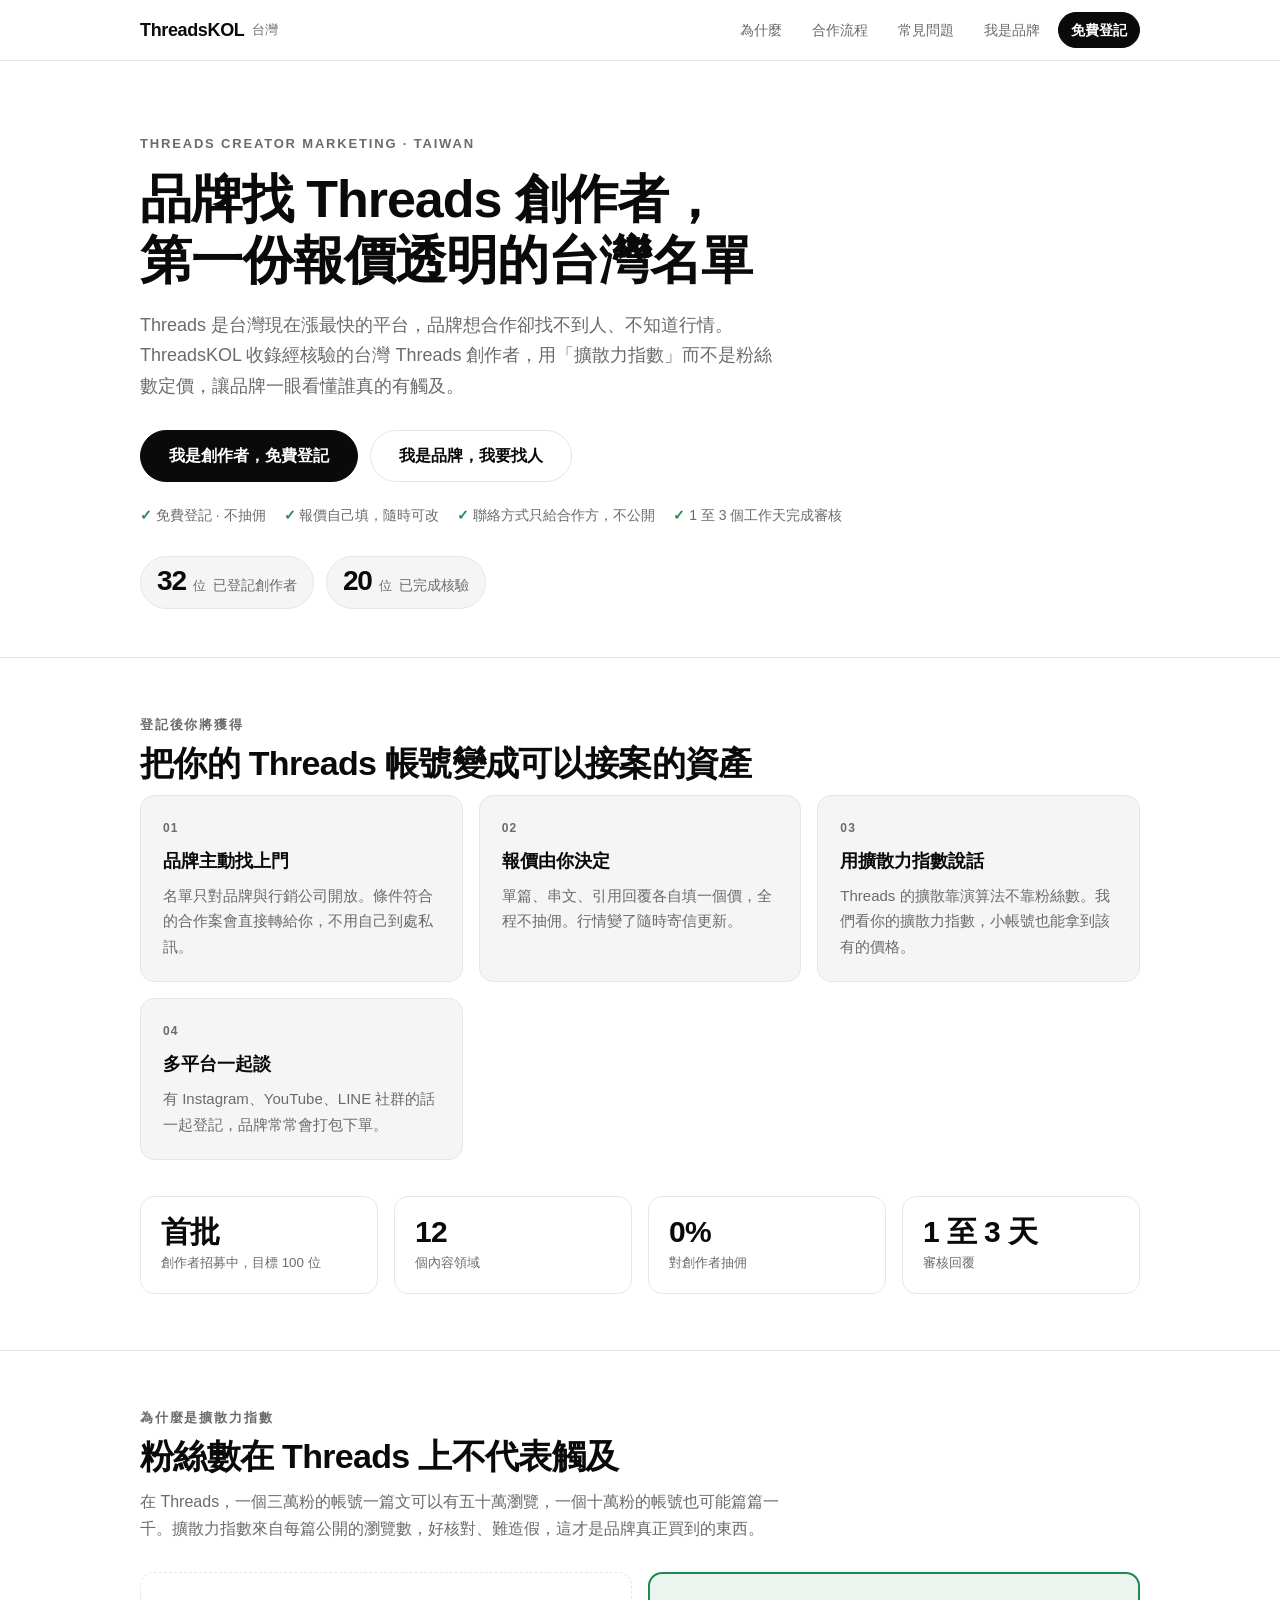
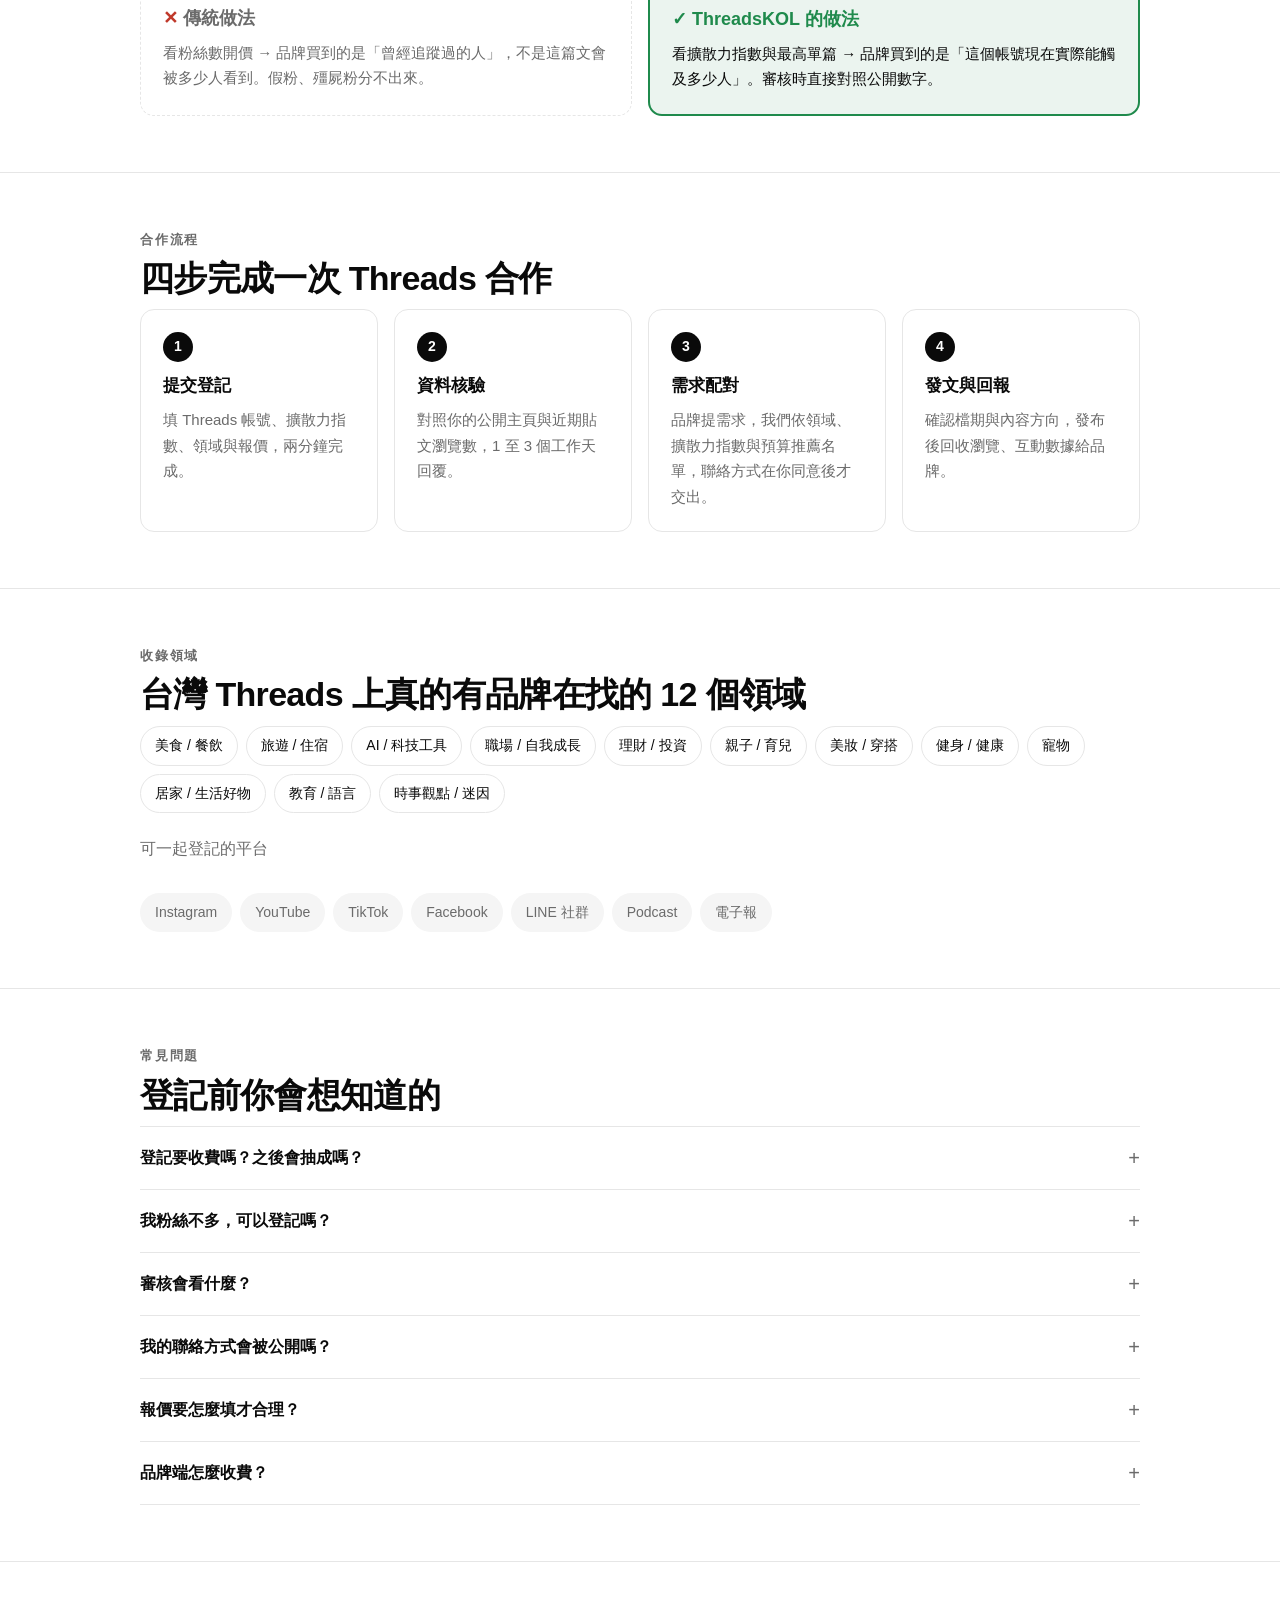
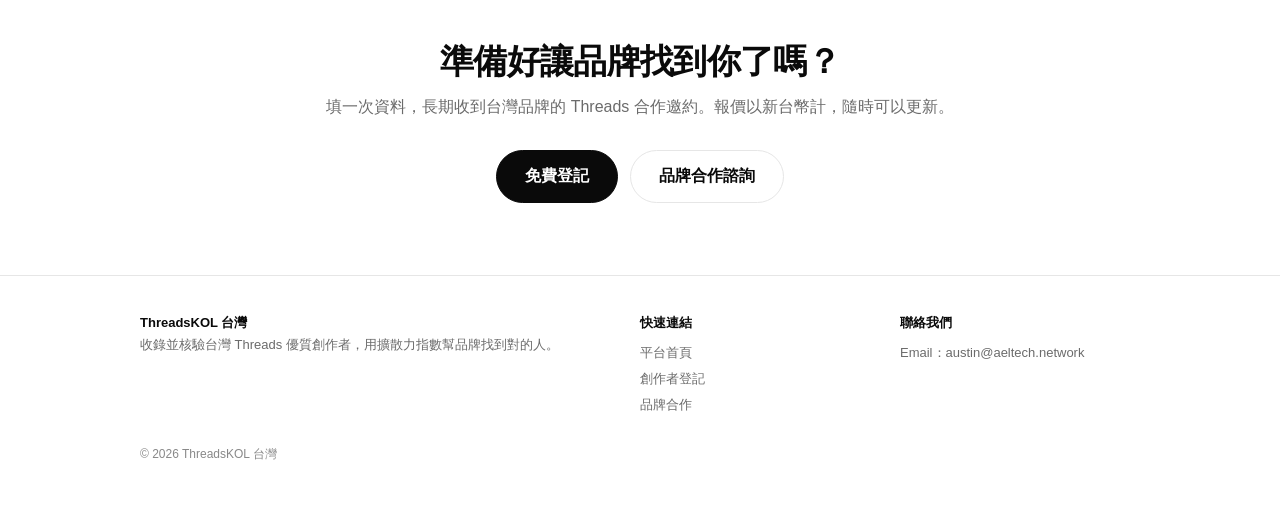
<file: index.html>
<!doctype html>
<html lang="zh-Hant">
<head>
<meta charset="utf-8">
<meta name="viewport" content="width=device-width,initial-scale=1">
<title>Threads 業配與 KOL 合作名單｜用擴散力指數找創作者｜ThreadsKOL 台灣</title>
<meta name="description" content="找 Threads 業配、Threads KOL 合作的台灣名單。ThreadsKOL 用擴散力指數（近 20 篇平均瀏覽）幫創作者定價，創作者免費登記、自訂報價、不抽佣，品牌依領域與預算找到合適帳號。">
<meta name="keywords" content="Threads 業配,Threads KOL,Threads 創作者,網紅合作,業配報價,KOL 名單,擴散力指數">
<meta name="robots" content="index,follow">
<meta name="theme-color" content="#0a0a0a">
<link rel="canonical" href="https://threadskol.tw/">
<meta property="og:type" content="website">
<meta property="og:locale" content="zh_TW">
<meta property="og:site_name" content="ThreadsKOL 台灣">
<meta property="og:title" content="ThreadsKOL 台灣｜用擴散力指數找 Threads 創作者">
<meta property="og:description" content="不看粉絲數，看近 20 篇平均瀏覽。創作者免費登記、自訂報價、不抽佣；品牌依領域與預算找到對的 Threads 帳號。">
<meta property="og:url" content="https://threadskol.tw/">
<meta property="og:image" content="https://threadskol.tw/og-image.png">
<meta property="og:image:width" content="1200">
<meta property="og:image:height" content="630">
<meta property="og:image:alt" content="ThreadsKOL 台灣：用擴散力指數找 Threads 創作者">
<meta name="twitter:card" content="summary_large_image">
<meta name="twitter:title" content="ThreadsKOL 台灣｜用擴散力指數找 Threads 創作者">
<meta name="twitter:description" content="不看粉絲數，看近 20 篇平均瀏覽。創作者免費登記、自訂報價、不抽佣；品牌依領域與預算找到對的 Threads 帳號。">
<meta name="twitter:image" content="https://threadskol.tw/og-image.png">
<script type="application/ld+json">
{
 "@context": "https://schema.org",
 "@graph": [
  {
   "@type": "Organization",
   "@id": "https://threadskol.tw/#org",
   "name": "ThreadsKOL 台灣",
   "alternateName": "ThreadsKOL",
   "url": "https://threadskol.tw/",
   "logo": "https://threadskol.tw/og-image.png",
   "areaServed": "TW",
   "contactPoint": {
    "@type": "ContactPoint",
    "email": "austin@aeltech.network",
    "contactType": "customer support",
    "availableLanguage": "zh-TW"
   }
  },
  {
   "@type": "WebSite",
   "@id": "https://threadskol.tw/#website",
   "url": "https://threadskol.tw/",
   "name": "ThreadsKOL 台灣",
   "inLanguage": "zh-TW",
   "publisher": {
    "@id": "https://threadskol.tw/#org"
   }
  },
  {
   "@type": "Service",
   "name": "Threads 創作者業配媒合",
   "serviceType": "KOL 行銷媒合",
   "provider": {
    "@id": "https://threadskol.tw/#org"
   },
   "areaServed": {
    "@type": "Country",
    "name": "台灣"
   },
   "description": "依擴散力指數（近 20 篇平均瀏覽）、領域與預算，為品牌推薦台灣 Threads 創作者。創作者免費登記、自訂報價、不抽佣。"
  },
  {
   "@type": "FAQPage",
   "mainEntity": [
    {
     "@type": "Question",
     "name": "登記要收費嗎？之後會抽成嗎？",
     "acceptedAnswer": {
      "@type": "Answer",
      "text": "完全免費，也不抽佣。你填多少，品牌就付多少給你。平台的收入來自品牌端的服務費，跟你的報價無關。"
     }
    },
    {
     "@type": "Question",
     "name": "我粉絲不多，可以登記嗎？",
     "acceptedAnswer": {
      "@type": "Answer",
      "text": "可以。我們看的是擴散力指數。只要指數有五千以上，就有品牌會想合作，粉絲數只是參考。"
     }
    },
    {
     "@type": "Question",
     "name": "審核會看什麼？",
     "acceptedAnswer": {
      "@type": "Answer",
      "text": "Threads 主頁是不是真的、近期貼文的瀏覽數跟你填的有沒有落差、內容有沒有明顯買量。審核結果不會影響你的帳號。"
     }
    },
    {
     "@type": "Question",
     "name": "我的聯絡方式會被公開嗎？",
     "acceptedAnswer": {
      "@type": "Answer",
      "text": "不會。名單對品牌只顯示帳號、領域、擴散力指數級距與報價區間。有具體合作案、你也點頭之後，才會把聯絡方式交給對方。"
     }
    },
    {
     "@type": "Question",
     "name": "報價要怎麼填才合理？",
     "acceptedAnswer": {
      "@type": "Answer",
      "text": "先填你願意接的最低價。目前台灣 Threads 行情還沒有公開標準，我們會在累積足夠資料後，把各擴散力級距的報價區間回饋給所有登記的創作者。"
     }
    },
    {
     "@type": "Question",
     "name": "品牌端怎麼收費？",
     "acceptedAnswer": {
      "@type": "Answer",
      "text": "品牌依專案付服務費，內容包含名單篩選、聯繫協調與成效回報。創作者的報價原封不動轉給創作者。細節請到「我是品牌」頁面留下需求。"
     }
    }
   ]
  }
 ]
}
</script>
<link rel="stylesheet" href="style.css?v=20260918a">
<link rel="icon" href="data:image/svg+xml,<svg xmlns='http://www.w3.org/2000/svg' viewBox='0 0 100 100'><text y='.9em' font-size='90'>🧵</text></svg>">
</head>
<body>
<header><div class="wrap nav">
  <a class="logo" href="./">ThreadsKOL <span>台灣</span></a>
  <ul>
    <li><a href="#why">為什麼</a></li>
    <li><a href="#flow">合作流程</a></li>
    <li><a href="#faq">常見問題</a></li>
    <li><a href="./brand.html">我是品牌</a></li>
    <li><a class="btn" href="./register.html">免費登記</a></li>
  </ul>
</div></header>

<main>
<div class="wrap hero">
  <div class="eyebrow">Threads Creator Marketing · Taiwan</div>
  <h1>品牌找 Threads 創作者，<br>第一份報價透明的台灣名單</h1>
  <p class="lead">Threads 是台灣現在漲最快的平台，品牌想合作卻找不到人、不知道行情。ThreadsKOL 收錄經核驗的台灣 Threads 創作者，用「擴散力指數」而不是粉絲數定價，讓品牌一眼看懂誰真的有觸及。</p>
  <div class="cta-row">
    <a class="btn big" href="./register.html">我是創作者，免費登記</a>
    <a class="btn big ghost" href="./brand.html">我是品牌，我要找人</a>
  </div>
  <ul class="pills">
    <li>免費登記 · 不抽佣</li>
    <li>報價自己填，隨時可改</li>
    <li>聯絡方式只給合作方，不公開</li>
    <li>1 至 3 個工作天完成審核</li>
  </ul>
  <div class="proof-stats" aria-label="創作者招募進度">
    <div class="proof-stat"><strong data-count="32">0</strong><small>位</small><span>已登記創作者</span></div>
    <div class="proof-stat"><strong data-count="20">0</strong><small>位</small><span>已完成核驗</span></div>
  </div>
</div>

<section id="get"><div class="wrap">
  <div class="eyebrow">登記後你將獲得</div>
  <h2>把你的 Threads 帳號變成可以接案的資產</h2>
  <div class="grid">
    <div class="card"><div class="n">01</div><h3>品牌主動找上門</h3><p>名單只對品牌與行銷公司開放。條件符合的合作案會直接轉給你，不用自己到處私訊。</p></div>
    <div class="card"><div class="n">02</div><h3>報價由你決定</h3><p>單篇、串文、引用回覆各自填一個價，全程不抽佣。行情變了隨時寄信更新。</p></div>
    <div class="card"><div class="n">03</div><h3>用擴散力指數說話</h3><p>Threads 的擴散靠演算法不靠粉絲數。我們看你的擴散力指數，小帳號也能拿到該有的價格。</p></div>
    <div class="card"><div class="n">04</div><h3>多平台一起談</h3><p>有 Instagram、YouTube、LINE 社群的話一起登記，品牌常常會打包下單。</p></div>
  </div>
  <div class="stats">
    <div class="stat"><b>首批</b><small>創作者招募中，目標 100 位</small></div>
    <div class="stat"><b>12</b><small>個內容領域</small></div>
    <div class="stat"><b>0%</b><small>對創作者抽佣</small></div>
    <div class="stat"><b>1 至 3 天</b><small>審核回覆</small></div>
  </div>
</div></section>

<section id="why"><div class="wrap">
  <div class="eyebrow">為什麼是擴散力指數</div>
  <h2>粉絲數在 Threads 上不代表觸及</h2>
  <p class="sub">在 Threads，一個三萬粉的帳號一篇文可以有五十萬瀏覽，一個十萬粉的帳號也可能篇篇一千。擴散力指數來自每篇公開的瀏覽數，好核對、難造假，這才是品牌真正買到的東西。</p>
  <div class="compare">
    <div class="card"><h3>傳統做法</h3><p>看粉絲數開價 → 品牌買到的是「曾經追蹤過的人」，不是這篇文會被多少人看到。假粉、殭屍粉分不出來。</p></div>
    <div class="card good"><h3>ThreadsKOL 的做法</h3><p>看擴散力指數與最高單篇 → 品牌買到的是「這個帳號現在實際能觸及多少人」。審核時直接對照公開數字。</p></div>
  </div>
</div></section>

<section id="flow"><div class="wrap">
  <div class="eyebrow">合作流程</div>
  <h2>四步完成一次 Threads 合作</h2>
  <div class="steps">
    <div class="step"><h3>提交登記</h3><p>填 Threads 帳號、擴散力指數、領域與報價，兩分鐘完成。</p></div>
    <div class="step"><h3>資料核驗</h3><p>對照你的公開主頁與近期貼文瀏覽數，1 至 3 個工作天回覆。</p></div>
    <div class="step"><h3>需求配對</h3><p>品牌提需求，我們依領域、擴散力指數與預算推薦名單，聯絡方式在你同意後才交出。</p></div>
    <div class="step"><h3>發文與回報</h3><p>確認檔期與內容方向，發布後回收瀏覽、互動數據給品牌。</p></div>
  </div>
</div></section>

<section id="cats"><div class="wrap">
  <div class="eyebrow">收錄領域</div>
  <h2>台灣 Threads 上真的有品牌在找的 12 個領域</h2>
  <ul class="tags">
    <li>美食 / 餐飲</li><li>旅遊 / 住宿</li><li>AI / 科技工具</li><li>職場 / 自我成長</li><li>理財 / 投資</li><li>親子 / 育兒</li><li>美妝 / 穿搭</li><li>健身 / 健康</li><li>寵物</li><li>居家 / 生活好物</li><li>教育 / 語言</li><li>時事觀點 / 迷因</li>
  </ul>
  <p class="sub" style="margin-top:22px">可一起登記的平台</p>
  <ul class="tags soft"><li>Instagram</li><li>YouTube</li><li>TikTok</li><li>Facebook</li><li>LINE 社群</li><li>Podcast</li><li>電子報</li></ul>
</div></section>

<section id="faq"><div class="wrap">
  <div class="eyebrow">常見問題</div>
  <h2>登記前你會想知道的</h2>
  <details><summary>登記要收費嗎？之後會抽成嗎？</summary><p>完全免費，也不抽佣。你填多少，品牌就付多少給你。平台的收入來自品牌端的服務費，跟你的報價無關。</p></details>
  <details><summary>我粉絲不多，可以登記嗎？</summary><p>可以。我們看的是擴散力指數。只要指數有五千以上，就有品牌會想合作，粉絲數只是參考。</p></details>
  <details><summary>審核會看什麼？</summary><p>Threads 主頁是不是真的、近期貼文的瀏覽數跟你填的有沒有落差、內容有沒有明顯買量。審核結果不會影響你的帳號。</p></details>
  <details><summary>我的聯絡方式會被公開嗎？</summary><p>不會。名單對品牌只顯示帳號、領域、擴散力指數級距與報價區間。有具體合作案、你也點頭之後，才會把聯絡方式交給對方。</p></details>
  <details><summary>報價要怎麼填才合理？</summary><p>先填你願意接的最低價。目前台灣 Threads 行情還沒有公開標準，我們會在累積足夠資料後，把各擴散力級距的報價區間回饋給所有登記的創作者。</p></details>
  <details><summary>品牌端怎麼收費？</summary><p>品牌依專案付服務費，內容包含名單篩選、聯繫協調與成效回報。創作者的報價原封不動轉給創作者。細節請到「我是品牌」頁面留下需求。</p></details>
</div></section>

<section class="final"><div class="wrap">
  <h2>準備好讓品牌找到你了嗎？</h2>
  <p class="sub" style="margin-inline:auto">填一次資料，長期收到台灣品牌的 Threads 合作邀約。報價以新台幣計，隨時可以更新。</p>
  <div class="cta-row" style="justify-content:center">
    <a class="btn big" href="./register.html">免費登記</a>
    <a class="btn big ghost" href="./brand.html">品牌合作諮詢</a>
  </div>
</div></section>
</main>

<footer><div class="wrap">
  <div class="cols">
    <div><b style="color:var(--fg)">ThreadsKOL 台灣</b><br>收錄並核驗台灣 Threads 優質創作者，用擴散力指數幫品牌找到對的人。</div>
    <div><b style="color:var(--fg)">快速連結</b><ul><li><a href="./">平台首頁</a></li><li><a href="./register.html">創作者登記</a></li><li><a href="./brand.html">品牌合作</a></li></ul></div>
    <div><b style="color:var(--fg)">聯絡我們</b><ul><li>Email：<a href="mailto:austin@aeltech.network">austin@aeltech.network</a></li></ul></div>
  </div>
  <p class="fine">© 2026 ThreadsKOL 台灣</p>
</div></footer>
<script>
(function () {
  const counters = document.querySelectorAll('[data-count]');
  const reduced = window.matchMedia('(prefers-reduced-motion: reduce)').matches;
  counters.forEach((el) => {
    const target = Number(el.dataset.count);
    if (reduced) { el.textContent = target; return; }
    const started = performance.now();
    const duration = 1000;
    function tick(now) {
      const progress = Math.min((now - started) / duration, 1);
      const eased = 1 - Math.pow(1 - progress, 3);
      el.textContent = Math.round(target * eased);
      if (progress < 1) requestAnimationFrame(tick);
    }
    requestAnimationFrame(tick);
  });
})();
</script>
</body>
</html>
</file>
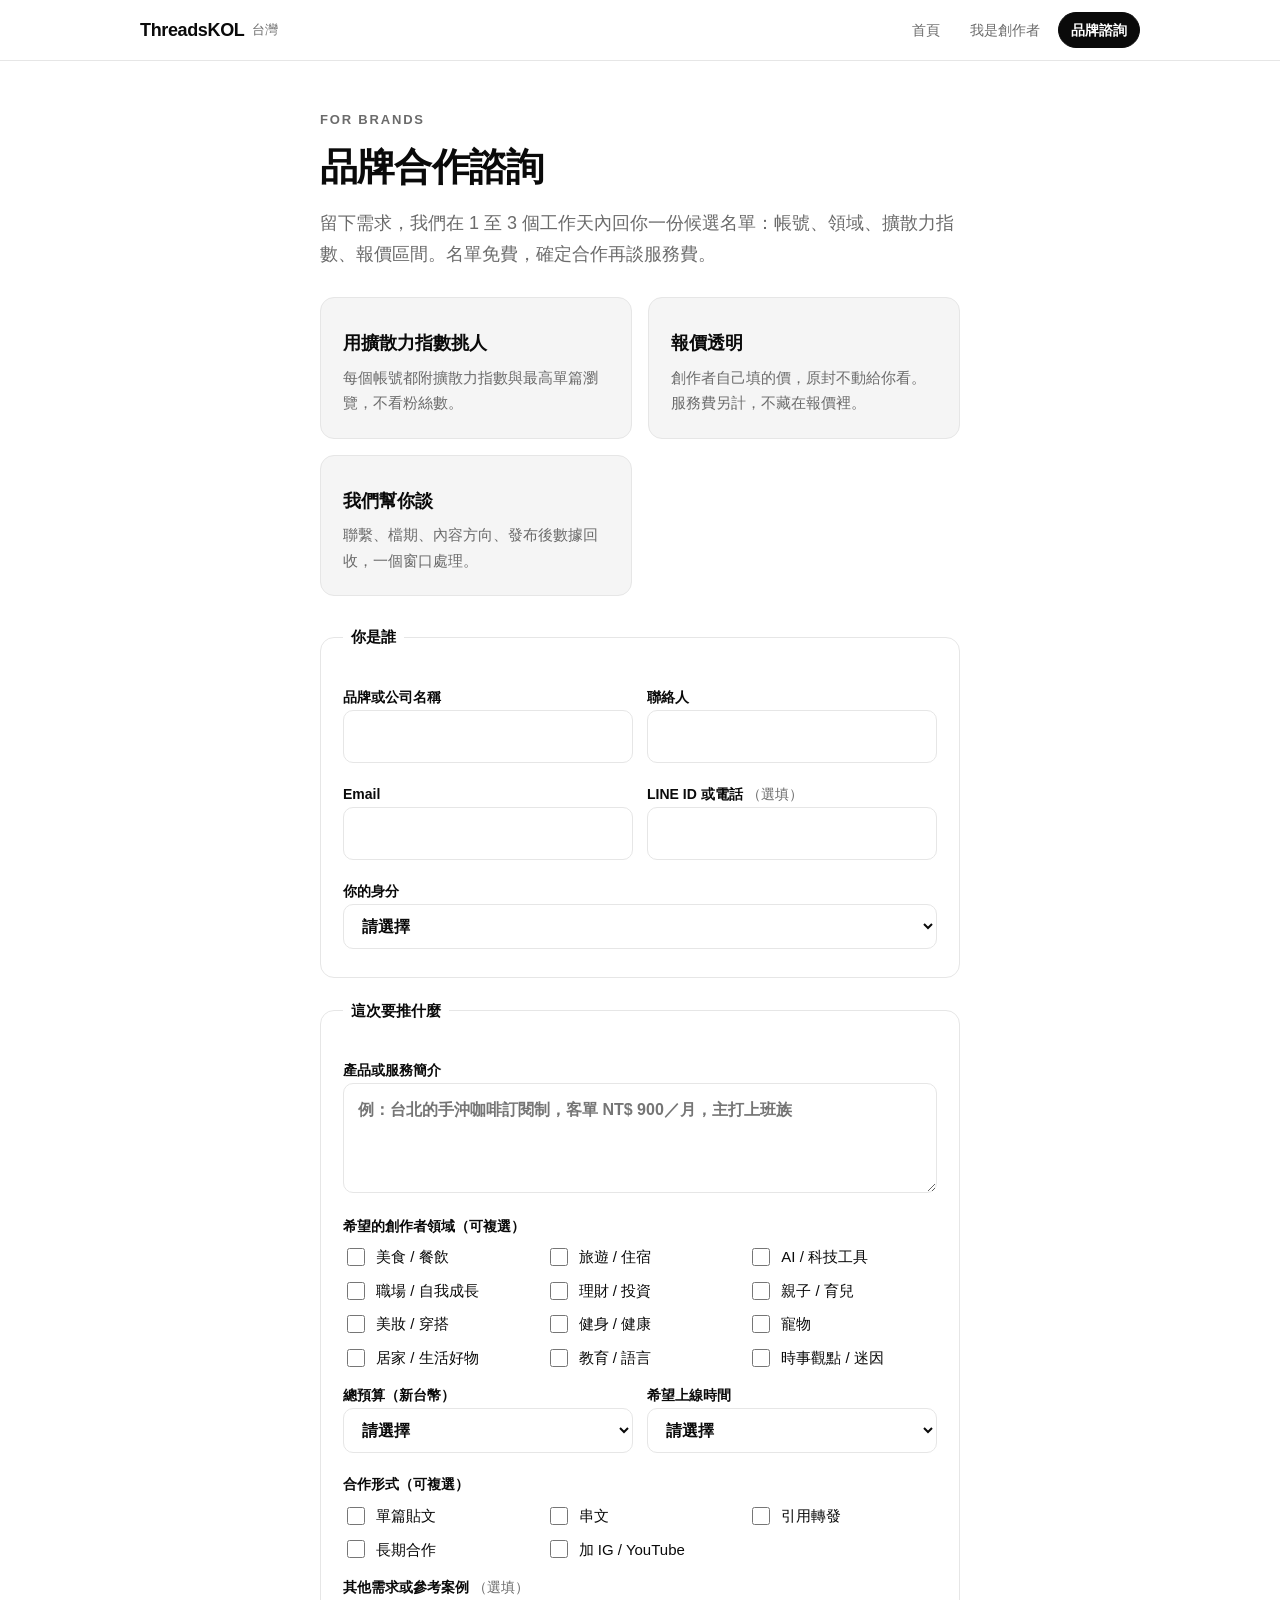
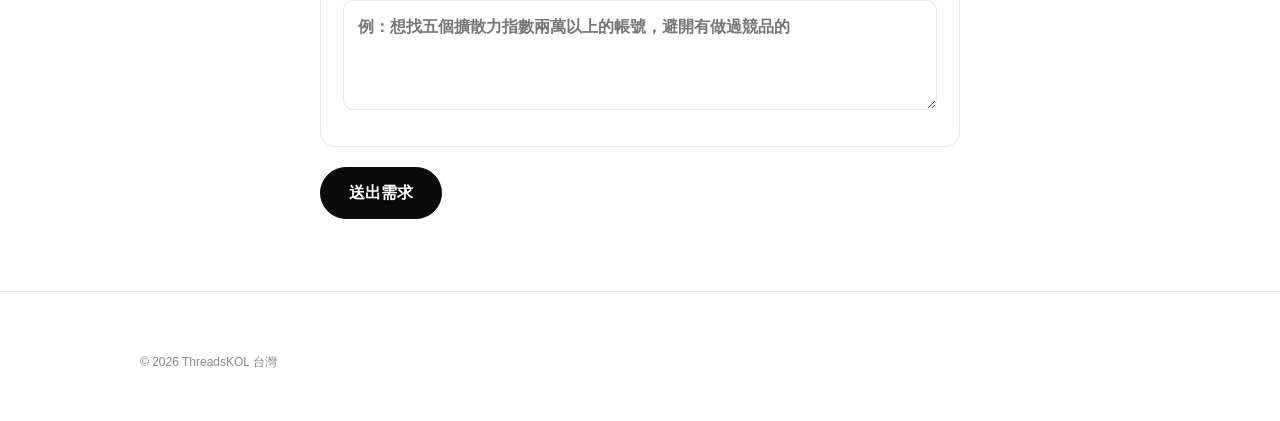
<file: brand.html>
<!doctype html>
<html lang="zh-Hant">
<head>
<meta charset="utf-8">
<meta name="viewport" content="width=device-width,initial-scale=1">
<title>找 Threads KOL 業配合作｜品牌需求諮詢｜ThreadsKOL 台灣</title>
<meta name="description" content="品牌想找 Threads KOL 做業配？留下產品、預算與上線時間，1 至 3 個工作天內收到候選名單：帳號、領域、擴散力指數、報價區間。名單免費，確定合作再談服務費。">
<meta name="keywords" content="Threads 業配,Threads KOL,Threads 創作者,網紅合作,業配報價,KOL 名單,擴散力指數">
<meta name="robots" content="index,follow">
<meta name="theme-color" content="#0a0a0a">
<link rel="canonical" href="https://threadskol.tw/brand.html">
<meta property="og:type" content="website">
<meta property="og:locale" content="zh_TW">
<meta property="og:site_name" content="ThreadsKOL 台灣">
<meta property="og:title" content="找 Threads KOL 業配合作｜ThreadsKOL 台灣">
<meta property="og:description" content="依擴散力指數、領域與預算推薦台灣 Threads 創作者，名單免費。">
<meta property="og:url" content="https://threadskol.tw/brand.html">
<meta property="og:image" content="https://threadskol.tw/og-image.png">
<meta property="og:image:width" content="1200">
<meta property="og:image:height" content="630">
<meta property="og:image:alt" content="ThreadsKOL 台灣：用擴散力指數找 Threads 創作者">
<meta name="twitter:card" content="summary_large_image">
<meta name="twitter:title" content="找 Threads KOL 業配合作｜ThreadsKOL 台灣">
<meta name="twitter:description" content="依擴散力指數、領域與預算推薦台灣 Threads 創作者，名單免費。">
<meta name="twitter:image" content="https://threadskol.tw/og-image.png">
<script type="application/ld+json">{"@context": "https://schema.org", "@type": "BreadcrumbList", "itemListElement": [{"@type": "ListItem", "position": 1, "name": "首頁", "item": "https://threadskol.tw/"}, {"@type": "ListItem", "position": 2, "name": "品牌合作諮詢", "item": "https://threadskol.tw/brand.html"}]}</script>
<link rel="stylesheet" href="style.css?v=20260918a">
<link rel="icon" href="data:image/svg+xml,<svg xmlns='http://www.w3.org/2000/svg' viewBox='0 0 100 100'><text y='.9em' font-size='90'>🧵</text></svg>">
</head>
<body>
<header><div class="wrap nav">
  <a class="logo" href="./">ThreadsKOL <span>台灣</span></a>
  <ul><li><a href="./">首頁</a></li><li><a href="./register.html">我是創作者</a></li><li><a class="btn" href="./brand.html">品牌諮詢</a></li></ul>
</div></header>

<main class="wrap form" style="padding-block:48px 72px">
  <div class="eyebrow">For Brands</div>
  <h1>品牌合作諮詢</h1>
  <p class="lead">留下需求，我們在 1 至 3 個工作天內回你一份候選名單：帳號、領域、擴散力指數、報價區間。名單免費，確定合作再談服務費。</p>

  <div class="grid" style="margin-bottom:28px">
    <div class="card"><h3>用擴散力指數挑人</h3><p>每個帳號都附擴散力指數與最高單篇瀏覽，不看粉絲數。</p></div>
    <div class="card"><h3>報價透明</h3><p>創作者自己填的價，原封不動給你看。服務費另計，不藏在報價裡。</p></div>
    <div class="card"><h3>我們幫你談</h3><p>聯繫、檔期、內容方向、發布後數據回收，一個窗口處理。</p></div>
  </div>

  <form name="brand" method="POST" action="./thanks.html" data-netlify="true" netlify-honeypot="website">
    <input type="hidden" name="form-name" value="brand">
    <p class="hidden" aria-hidden="true"><label>請勿填寫 <input name="website" tabindex="-1" autocomplete="off"></label></p>

    <fieldset><legend>你是誰</legend>
      <div class="row">
        <label>品牌或公司名稱 <input type="text" name="company" required></label>
        <label>聯絡人 <input type="text" name="contact" required></label>
      </div>
      <div class="row">
        <label>Email <input type="email" name="email" required></label>
        <label>LINE ID 或電話 <span class="opt">（選填）</span><input type="text" name="phone"></label>
      </div>
      <label>你的身分
        <select name="role" required>
          <option value="">請選擇</option>
          <option>品牌方（自家產品）</option>
          <option>行銷公司 / 代理商</option>
          <option>新創 / 個人工作室</option>
          <option>其他</option>
        </select>
      </label>
    </fieldset>

    <fieldset><legend>這次要推什麼</legend>
      <label>產品或服務簡介 <textarea name="product" required placeholder="例：台北的手沖咖啡訂閱制，客單 NT$ 900／月，主打上班族"></textarea></label>
      <label>希望的創作者領域（可複選）</label>
      <div class="checks">
        <label><input type="checkbox" name="topics" value="美食餐飲">美食 / 餐飲</label>
        <label><input type="checkbox" name="topics" value="旅遊住宿">旅遊 / 住宿</label>
        <label><input type="checkbox" name="topics" value="AI科技">AI / 科技工具</label>
        <label><input type="checkbox" name="topics" value="職場成長">職場 / 自我成長</label>
        <label><input type="checkbox" name="topics" value="理財投資">理財 / 投資</label>
        <label><input type="checkbox" name="topics" value="親子育兒">親子 / 育兒</label>
        <label><input type="checkbox" name="topics" value="美妝穿搭">美妝 / 穿搭</label>
        <label><input type="checkbox" name="topics" value="健身健康">健身 / 健康</label>
        <label><input type="checkbox" name="topics" value="寵物">寵物</label>
        <label><input type="checkbox" name="topics" value="居家生活">居家 / 生活好物</label>
        <label><input type="checkbox" name="topics" value="教育語言">教育 / 語言</label>
        <label><input type="checkbox" name="topics" value="時事迷因">時事觀點 / 迷因</label>
      </div>
      <div class="row">
        <label>總預算（新台幣）
          <select name="budget" required>
            <option value="">請選擇</option>
            <option>3 萬以下</option>
            <option>3 至 10 萬</option>
            <option>10 至 30 萬</option>
            <option>30 萬以上</option>
            <option>還不確定，想先看名單</option>
          </select>
        </label>
        <label>希望上線時間
          <select name="timeline">
            <option value="">請選擇</option>
            <option>兩週內</option>
            <option>一個月內</option>
            <option>一到三個月</option>
            <option>還在規劃</option>
          </select>
        </label>
      </div>
      <label>合作形式（可複選）</label>
      <div class="checks">
        <label><input type="checkbox" name="format" value="單篇貼文">單篇貼文</label>
        <label><input type="checkbox" name="format" value="串文">串文</label>
        <label><input type="checkbox" name="format" value="引用轉發">引用轉發</label>
        <label><input type="checkbox" name="format" value="長期合作">長期合作</label>
        <label><input type="checkbox" name="format" value="跨平台">加 IG / YouTube</label>
      </div>
      <label>其他需求或參考案例 <span class="opt">（選填）</span><textarea name="notes" placeholder="例：想找五個擴散力指數兩萬以上的帳號，避開有做過競品的"></textarea></label>
    </fieldset>

    <button class="btn big" type="submit">送出需求</button>
  </form>
</main>

<footer><div class="wrap"><p class="fine">© 2026 ThreadsKOL 台灣</p></div></footer>
<script src="form.js?v=20260915c"></script>
</body>
</html>
</file>
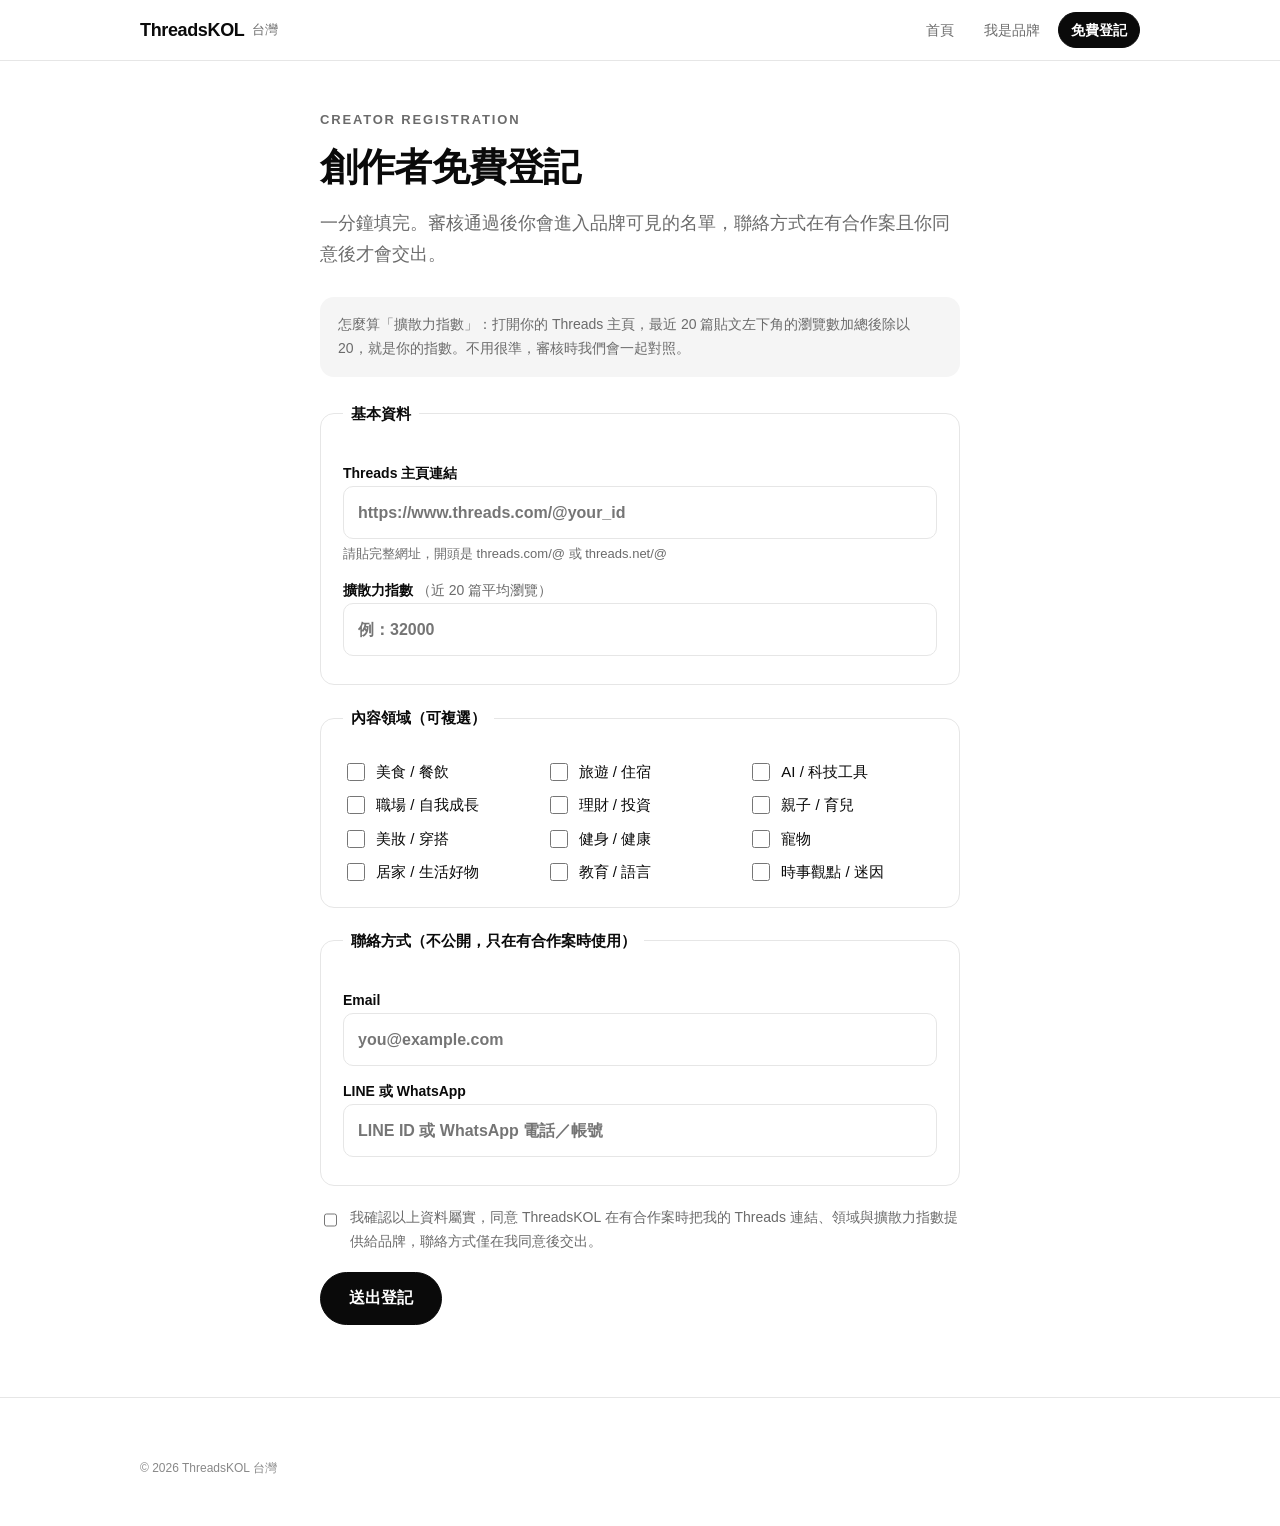
<file: register.html>
<!doctype html>
<html lang="zh-Hant">
<head>
<meta charset="utf-8">
<meta name="viewport" content="width=device-width,initial-scale=1">
<title>Threads 創作者免費登記接業配｜免費、不抽佣｜ThreadsKOL 台灣</title>
<meta name="description" content="Threads 創作者免費登記接業配：只要填 Threads 連結、擴散力指數、領域與聯絡方式，一分鐘完成。不抽佣、聯絡方式不公開。">
<meta name="keywords" content="Threads 業配,Threads KOL,Threads 創作者,網紅合作,業配報價,KOL 名單,擴散力指數">
<meta name="robots" content="index,follow">
<meta name="theme-color" content="#0a0a0a">
<link rel="canonical" href="https://threadskol.tw/register.html">
<meta property="og:type" content="website">
<meta property="og:locale" content="zh_TW">
<meta property="og:site_name" content="ThreadsKOL 台灣">
<meta property="og:title" content="Threads 創作者免費登記｜ThreadsKOL 台灣">
<meta property="og:description" content="只要填 Threads 連結、擴散力指數、領域與聯絡方式，就能免費加入創作者名單。">
<meta property="og:url" content="https://threadskol.tw/register.html">
<meta property="og:image" content="https://threadskol.tw/og-image.png">
<meta property="og:image:width" content="1200">
<meta property="og:image:height" content="630">
<meta property="og:image:alt" content="ThreadsKOL 台灣：用擴散力指數找 Threads 創作者">
<meta name="twitter:card" content="summary_large_image">
<meta name="twitter:title" content="Threads 創作者免費登記｜ThreadsKOL 台灣">
<meta name="twitter:description" content="只要填 Threads 連結、擴散力指數、領域與聯絡方式，就能免費加入創作者名單。">
<meta name="twitter:image" content="https://threadskol.tw/og-image.png">
<script type="application/ld+json">{"@context": "https://schema.org", "@type": "BreadcrumbList", "itemListElement": [{"@type": "ListItem", "position": 1, "name": "首頁", "item": "https://threadskol.tw/"}, {"@type": "ListItem", "position": 2, "name": "創作者免費登記", "item": "https://threadskol.tw/register.html"}]}</script>
<link rel="stylesheet" href="style.css?v=20260918a">
<link rel="icon" href="data:image/svg+xml,<svg xmlns='http://www.w3.org/2000/svg' viewBox='0 0 100 100'><text y='.9em' font-size='90'>🧵</text></svg>">
</head>
<body>
<header><div class="wrap nav">
  <a class="logo" href="./">ThreadsKOL <span>台灣</span></a>
  <ul><li><a href="./">首頁</a></li><li><a href="./brand.html">我是品牌</a></li><li><a class="btn" href="./register.html">免費登記</a></li></ul>
</div></header>

<main class="wrap form" style="padding-block:48px 72px">
  <div class="eyebrow">Creator Registration</div>
  <h1>創作者免費登記</h1>
  <p class="lead">一分鐘填完。審核通過後你會進入品牌可見的名單，聯絡方式在有合作案且你同意後才會交出。</p>
  <div class="note">怎麼算「擴散力指數」：打開你的 Threads 主頁，最近 20 篇貼文左下角的瀏覽數加總後除以 20，就是你的指數。不用很準，審核時我們會一起對照。</div>

  <form name="creator" method="POST" action="./thanks.html" data-netlify="true" netlify-honeypot="website">
    <input type="hidden" name="form-name" value="creator">
    <p class="hidden" aria-hidden="true"><label>請勿填寫 <input name="website" tabindex="-1" autocomplete="off"></label></p>

    <fieldset><legend>基本資料</legend>
      <label>Threads 主頁連結 <input type="url" name="threads_url" required placeholder="https://www.threads.com/@your_id" pattern="https?://(www\.)?threads\.(com|net)/@.*"><span class="hint">請貼完整網址，開頭是 threads.com/@ 或 threads.net/@</span></label>
      <label>擴散力指數 <span class="opt">（近 20 篇平均瀏覽）</span><input type="number" name="avg_views" min="0" required placeholder="例：32000"></label>
    </fieldset>

    <fieldset><legend>內容領域（可複選）</legend>
      <div class="checks">
        <label><input type="checkbox" name="topics" value="美食餐飲">美食 / 餐飲</label>
        <label><input type="checkbox" name="topics" value="旅遊住宿">旅遊 / 住宿</label>
        <label><input type="checkbox" name="topics" value="AI科技">AI / 科技工具</label>
        <label><input type="checkbox" name="topics" value="職場成長">職場 / 自我成長</label>
        <label><input type="checkbox" name="topics" value="理財投資">理財 / 投資</label>
        <label><input type="checkbox" name="topics" value="親子育兒">親子 / 育兒</label>
        <label><input type="checkbox" name="topics" value="美妝穿搭">美妝 / 穿搭</label>
        <label><input type="checkbox" name="topics" value="健身健康">健身 / 健康</label>
        <label><input type="checkbox" name="topics" value="寵物">寵物</label>
        <label><input type="checkbox" name="topics" value="居家生活">居家 / 生活好物</label>
        <label><input type="checkbox" name="topics" value="教育語言">教育 / 語言</label>
        <label><input type="checkbox" name="topics" value="時事迷因">時事觀點 / 迷因</label>
      </div>
    </fieldset>

    <fieldset><legend>聯絡方式（不公開，只在有合作案時使用）</legend>
      <label>Email <input type="email" name="email" required placeholder="you@example.com"></label>
      <label>LINE 或 WhatsApp <input type="text" name="contact" required placeholder="LINE ID 或 WhatsApp 電話／帳號"></label>
    </fieldset>

    <label class="agree"><input type="checkbox" name="agree" value="yes" required><span>我確認以上資料屬實，同意 ThreadsKOL 在有合作案時把我的 Threads 連結、領域與擴散力指數提供給品牌，聯絡方式僅在我同意後交出。</span></label>
    <button class="btn big" type="submit">送出登記</button>
  </form>
</main>

<footer><div class="wrap"><p class="fine">© 2026 ThreadsKOL 台灣</p></div></footer>
<script src="form.js?v=20260915c"></script>
</body>
</html>
</file>
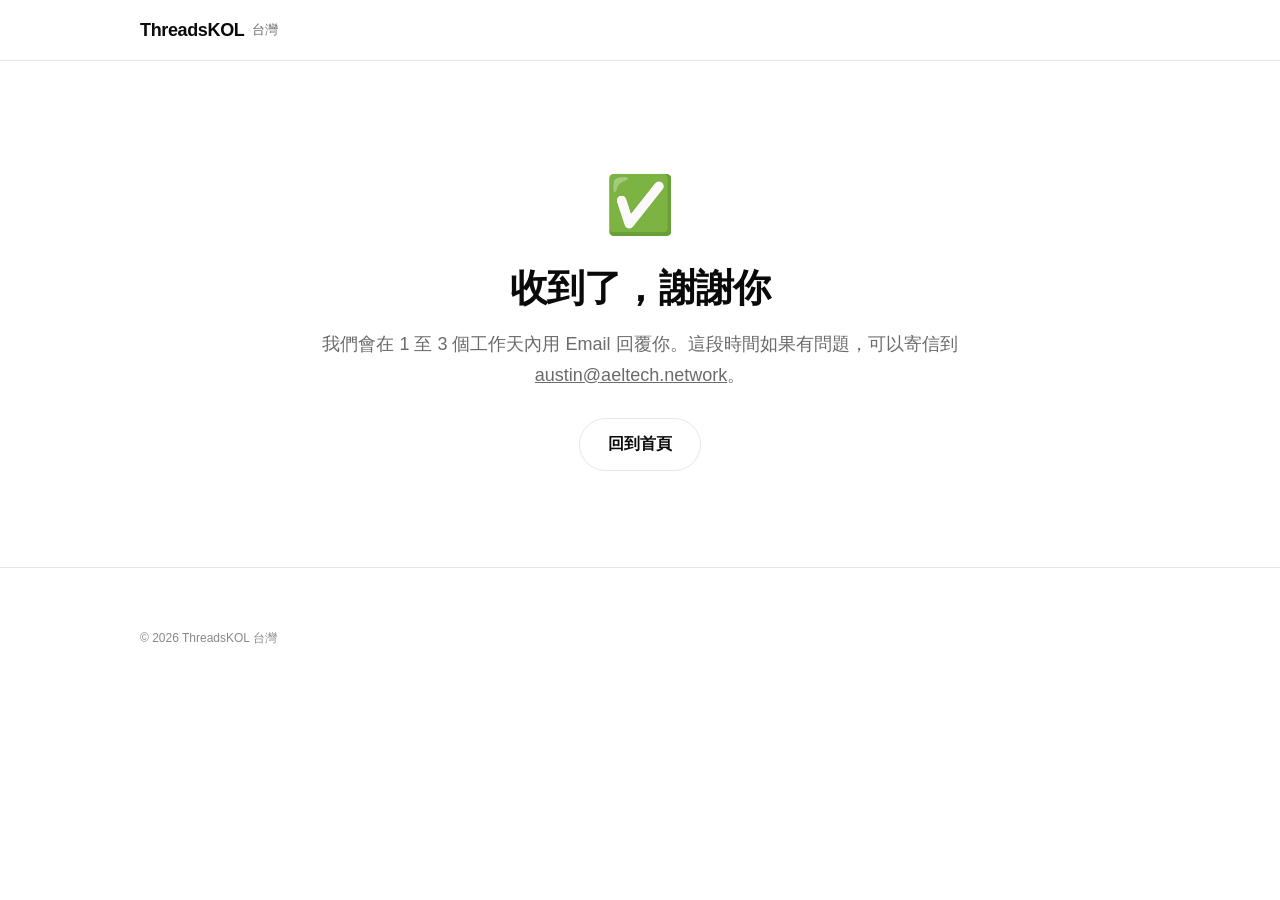
<file: thanks.html>
<!doctype html>
<html lang="zh-Hant">
<head>
<meta charset="utf-8">
<meta name="viewport" content="width=device-width,initial-scale=1">
<title>已收到｜ThreadsKOL 台灣</title>
<meta name="robots" content="noindex">
<link rel="stylesheet" href="style.css?v=20260918a">
<link rel="icon" href="data:image/svg+xml,<svg xmlns='http://www.w3.org/2000/svg' viewBox='0 0 100 100'><text y='.9em' font-size='90'>🧵</text></svg>">
</head>
<body>
<header><div class="wrap nav"><a class="logo" href="./">ThreadsKOL <span>台灣</span></a></div></header>
<main class="wrap form final" style="padding-block:96px">
  <div style="font-size:56px">✅</div>
  <h1>收到了，謝謝你</h1>
  <p class="lead" style="margin-inline:auto">我們會在 1 至 3 個工作天內用 Email 回覆你。這段時間如果有問題，可以寄信到 <a href="mailto:austin@aeltech.network">austin@aeltech.network</a>。</p>
  <a class="btn big ghost" href="./">回到首頁</a>
</main>
<footer><div class="wrap"><p class="fine">© 2026 ThreadsKOL 台灣</p></div></footer>
</body>
</html>
</file>
<file: style.css>
:root{--bg:#fff;--fg:#0a0a0a;--muted:#6b6b6b;--line:#e6e6e6;--soft:#f5f5f5;--accent:#0a0a0a;--accent-fg:#fff;--ok:#1f8a4c;--maxw:1040px;--r:14px}
@media (prefers-color-scheme:dark){:root{--bg:#0f0f0f;--fg:#f2f2f2;--muted:#9a9a9a;--line:#262626;--soft:#181818;--accent:#f2f2f2;--accent-fg:#0f0f0f}}
*{box-sizing:border-box}
html{scroll-behavior:smooth}
body{margin:0;background:var(--bg);color:var(--fg);font-family:-apple-system,BlinkMacSystemFont,"Segoe UI","PingFang TC","Noto Sans TC","Microsoft JhengHei",sans-serif;font-size:16px;line-height:1.7;-webkit-font-smoothing:antialiased}
a{color:inherit}
.wrap{max-width:var(--maxw);margin:0 auto;padding-inline:20px}
header{position:sticky;top:0;background:color-mix(in srgb,var(--bg) 88%,transparent);backdrop-filter:blur(12px);border-bottom:1px solid var(--line);z-index:10}
.nav{display:flex;align-items:center;justify-content:space-between;height:60px;gap:12px}
.logo{font-weight:800;letter-spacing:-.02em;text-decoration:none;font-size:18px;display:flex;align-items:center;gap:8px}
.logo span{font-weight:500;color:var(--muted);font-size:13px}
.nav ul{display:flex;gap:6px;list-style:none;margin:0;padding:0;align-items:center}
.nav ul a{text-decoration:none;padding:8px 12px;border-radius:999px;font-size:14px;color:var(--muted)}
.nav ul a:hover{background:var(--soft);color:var(--fg)}
.nav ul a.btn{color:var(--accent-fg)}
@media (max-width:640px){.nav ul a:not(.btn){display:none}}
.btn{display:inline-block;background:var(--accent);color:var(--accent-fg);padding:12px 22px;border-radius:999px;text-decoration:none;font-weight:700;font-size:15px;border:1px solid var(--accent);cursor:pointer;line-height:1.3}
.btn.ghost{background:transparent;color:var(--fg);border-color:var(--line)}
.btn.ghost:hover{border-color:var(--fg)}
.btn.big{padding:15px 28px;font-size:16px}
.hero{padding-block:72px 48px;text-align:left}
.eyebrow{font-size:13px;letter-spacing:.14em;text-transform:uppercase;color:var(--muted);font-weight:700}
h1{font-size:clamp(30px,5.4vw,52px);line-height:1.18;letter-spacing:-.02em;margin:14px 0 18px;font-weight:800}
.lead{font-size:18px;color:var(--muted);max-width:640px;margin:0 0 28px}
.cta-row{display:flex;gap:12px;flex-wrap:wrap;align-items:center}
.pills{display:flex;gap:18px;flex-wrap:wrap;margin-top:22px;padding:0;list-style:none;color:var(--muted);font-size:14px}
.pills li::before{content:"✓ ";color:var(--ok);font-weight:800}
.proof-stats{display:flex;gap:12px;flex-wrap:wrap;margin-top:28px}
.proof-stat{display:flex;align-items:baseline;gap:7px;padding:10px 16px;border:1px solid var(--line);border-radius:999px;background:var(--soft)}
.proof-stat strong{font-size:28px;line-height:1;letter-spacing:-.04em}
.proof-stat span{color:var(--muted);font-size:14px}
.proof-stat small{color:var(--muted);font-size:13px}
section{padding-block:56px;border-top:1px solid var(--line)}
h2{font-size:clamp(24px,3.4vw,34px);letter-spacing:-.02em;line-height:1.25;margin:6px 0 10px;font-weight:800}
.sub{color:var(--muted);max-width:640px;margin:0 0 30px}
.grid{display:grid;gap:16px;grid-template-columns:repeat(auto-fit,minmax(240px,1fr))}
.card{background:var(--soft);border:1px solid var(--line);border-radius:var(--r);padding:22px}
.card .n{font-size:12px;font-weight:800;color:var(--muted);letter-spacing:.1em}
.card h3{margin:8px 0 6px;font-size:18px}
.card p{margin:0;color:var(--muted);font-size:15px}
.stats{display:grid;gap:16px;grid-template-columns:repeat(auto-fit,minmax(180px,1fr));margin-top:36px}
.stat{border:1px solid var(--line);border-radius:var(--r);padding:18px 20px}
.stat b{display:block;font-size:30px;letter-spacing:-.02em;line-height:1.1}
.stat small{color:var(--muted)}
.steps{counter-reset:s;display:grid;gap:16px;grid-template-columns:repeat(auto-fit,minmax(220px,1fr))}
.step{position:relative;padding:22px 22px 22px 22px;border:1px solid var(--line);border-radius:var(--r)}
.step::before{counter-increment:s;content:counter(s);display:inline-grid;place-items:center;width:30px;height:30px;border-radius:50%;background:var(--accent);color:var(--accent-fg);font-weight:800;font-size:14px;margin-bottom:10px}
.step h3{margin:0 0 6px;font-size:17px}
.step p{margin:0;color:var(--muted);font-size:15px}
.tags{display:flex;flex-wrap:wrap;gap:8px;margin:0;padding:0;list-style:none}
.tags li{border:1px solid var(--line);border-radius:999px;padding:7px 14px;font-size:14px;background:var(--bg)}
.tags.soft li{background:var(--soft);border-color:transparent;color:var(--muted)}
.compare{display:grid;gap:16px;grid-template-columns:repeat(auto-fit,minmax(260px,1fr))}
.compare .card:not(.good){background:transparent;border-style:dashed;color:var(--muted)}.compare .card:not(.good) h3{color:var(--muted)}.compare .card:not(.good) h3::before{content:"✕ ";color:#c0392b}.compare .card.good{border:2px solid var(--ok);background:color-mix(in srgb,var(--ok) 9%,var(--bg))}.compare .card.good h3{color:var(--ok)}.compare .card.good h3::before{content:"✓ "}.compare .card.good p{color:var(--fg)}
details{border-top:1px solid var(--line);padding:14px 0}
details:last-of-type{border-bottom:1px solid var(--line)}
summary{cursor:pointer;font-weight:700;font-size:16px;list-style:none;display:flex;justify-content:space-between;align-items:center}
summary::after{content:"+";color:var(--muted);font-weight:400;font-size:20px}
details[open] summary::after{content:"–"}
details p{margin:10px 0 0;color:var(--muted)}
.final{text-align:center;padding-block:72px}
.final h2{margin-bottom:10px}
footer{border-top:1px solid var(--line);padding-block:36px;color:var(--muted);font-size:13px}
footer .cols{display:grid;gap:20px;grid-template-columns:2fr 1fr 1fr}
@media (max-width:640px){footer .cols{grid-template-columns:1fr}}
footer ul{list-style:none;padding:0;margin:8px 0 0}
footer li{margin:4px 0}
footer a{text-decoration:none}
footer a:hover{text-decoration:underline}
.fine{margin-top:24px;font-size:12px;opacity:.8}
/* forms */
.form{max-width:680px;margin:0 auto}
.form h1{font-size:clamp(26px,4vw,38px)}
fieldset{border:1px solid var(--line);border-radius:var(--r);padding:22px;margin:0 0 20px}
legend{font-weight:800;padding:0 8px;font-size:15px}
label{display:block;font-weight:700;font-size:14px;margin:14px 0 6px}
label .opt{color:var(--muted);font-weight:500}
.hint{display:block;color:var(--muted);font-size:13px;font-weight:400;margin-top:4px}
input[type=text],input[type=url],input[type=email],input[type=number],select,textarea{width:100%;padding:12px 14px;border:1px solid var(--line);border-radius:10px;background:var(--bg);color:var(--fg);font:inherit;font-size:16px}
input:focus,select:focus,textarea:focus{outline:2px solid var(--accent);outline-offset:1px;border-color:transparent}
textarea{min-height:110px;resize:vertical}
.row{display:grid;gap:14px;grid-template-columns:1fr 1fr}
@media (max-width:560px){.row{grid-template-columns:1fr}}
.checks{display:grid;gap:8px 14px;grid-template-columns:repeat(auto-fit,minmax(150px,1fr));margin-top:6px}
.checks label{display:flex;gap:8px;align-items:center;font-weight:500;margin:0;font-size:15px}
.checks input{width:18px;height:18px;accent-color:var(--accent)}
.agree{display:flex;gap:10px;align-items:flex-start;font-weight:500;font-size:14px;color:var(--muted);margin:6px 0 18px}
.agree input{margin-top:5px;width:18px;height:18px;accent-color:var(--accent)}
.hidden{position:absolute;left:-9999px}
.note{background:var(--soft);border-radius:var(--r);padding:16px 18px;font-size:14px;color:var(--muted);margin:0 0 24px}
.platform-links{display:grid;gap:12px;margin-top:14px}.platform-links:empty{display:none}#platformHint{margin-top:12px}[hidden]{display:none!important}
</file>
